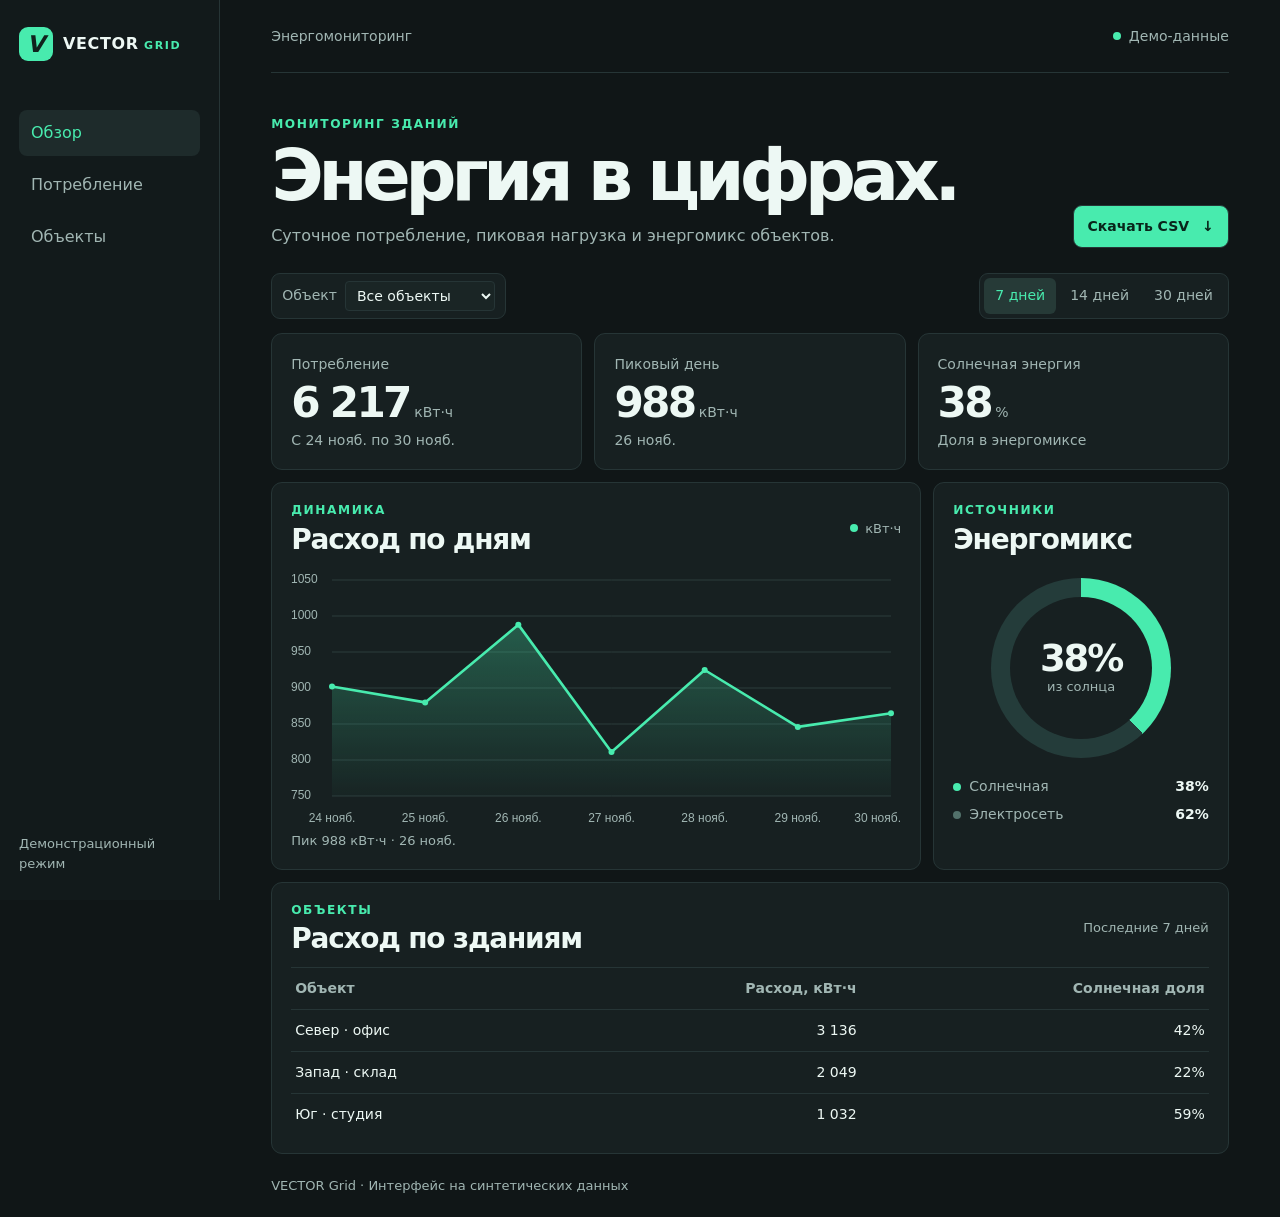
<file: index.html>
<!doctype html>
<html lang="ru">
<head>
  <meta charset="utf-8">
  <meta name="viewport" content="width=device-width, initial-scale=1">
  <meta name="theme-color" content="#111617">
  <meta name="description" content="VECTOR Grid — демонстрационная панель энергомониторинга зданий.">
  <link rel="stylesheet" href="vector.css">
  <script src="vector.js" defer></script>
  <title>VECTOR Grid — энергомониторинг</title>
</head>
<body>
  <div class="shell">
    <aside class="rail">
      <a class="brand" href="#overview"><span class="mark" aria-hidden="true">V</span><span>VECTOR<small> GRID</small></span></a>
      <nav aria-label="Разделы панели">
        <a class="current" href="#overview">Обзор</a>
        <a href="#demand">Потребление</a>
        <a href="#buildings">Объекты</a>
      </nav>
      <p class="rail-note">Демонстрационный режим</p>
    </aside>
    <main id="overview">
      <header class="top"><span>Энергомониторинг</span><span class="demo"><i></i> Демо-данные</span></header>
      <section class="intro">
        <div><p class="kicker">Мониторинг зданий</p><h1>Энергия в цифрах.</h1><p class="muted">Суточное потребление, пиковая нагрузка и энергомикс объектов.</p></div>
        <button class="export" id="export" type="button">Скачать CSV <span aria-hidden="true">↓</span></button>
      </section>
      <section class="toolbar" aria-label="Настройки отчёта">
        <label class="selector">Объект <select id="site"><option value="all">Все объекты</option><option value="north">Север · офис</option><option value="west">Запад · склад</option><option value="south">Юг · студия</option></select></label>
        <div class="segmented" aria-label="Период"><button type="button" data-range="7" aria-pressed="true">7 дней</button><button type="button" data-range="14" aria-pressed="false">14 дней</button><button type="button" data-range="30" aria-pressed="false">30 дней</button></div>
      </section>
      <section class="metrics" aria-label="Показатели" aria-live="polite">
        <article><span>Потребление</span><strong><b id="total"></b><small> кВт·ч</small></strong><p id="total-note"></p></article>
        <article><span>Пиковый день</span><strong><b id="peak"></b><small> кВт·ч</small></strong><p id="peak-note"></p></article>
        <article><span>Солнечная энергия</span><strong><b id="solar"></b><small> %</small></strong><p>Доля в энергомиксе</p></article>
      </section>
      <div class="panels" id="demand">
        <section class="panel chart-panel" aria-labelledby="chart-title">
          <div class="panel-heading"><div><p class="kicker">Динамика</p><h2 id="chart-title">Расход по дням</h2></div><span class="chart-key"><i></i> кВт·ч</span></div>
          <div id="plot" class="plot"><canvas id="chart" role="img" aria-label="График суточного потребления"></canvas><div class="tooltip" id="tooltip" hidden></div></div>
          <p class="chart-foot" id="chart-summary"></p>
        </section>
        <section class="panel mix" aria-labelledby="mix-title">
          <p class="kicker">Источники</p><h2 id="mix-title">Энергомикс</h2>
          <div class="ring" id="ring" aria-hidden="true"><div><strong id="ring-label"></strong><span>из солнца</span></div></div>
          <div class="legend"><span><i></i> Солнечная</span><strong id="mix-solar"></strong><span><i></i> Электросеть</span><strong id="mix-grid"></strong></div>
        </section>
      </div>
      <section class="panel buildings" id="buildings">
        <div class="panel-heading"><div><p class="kicker">Объекты</p><h2>Расход по зданиям</h2></div><span class="chart-key" id="table-range"></span></div>
        <table><thead><tr><th scope="col">Объект</th><th scope="col">Расход, кВт·ч</th><th scope="col">Солнечная доля</th></tr></thead><tbody id="rows"></tbody></table>
      </section>
      <footer>VECTOR Grid · Интерфейс на синтетических данных</footer>
    </main>
  </div>
</body>
</html>
</file>
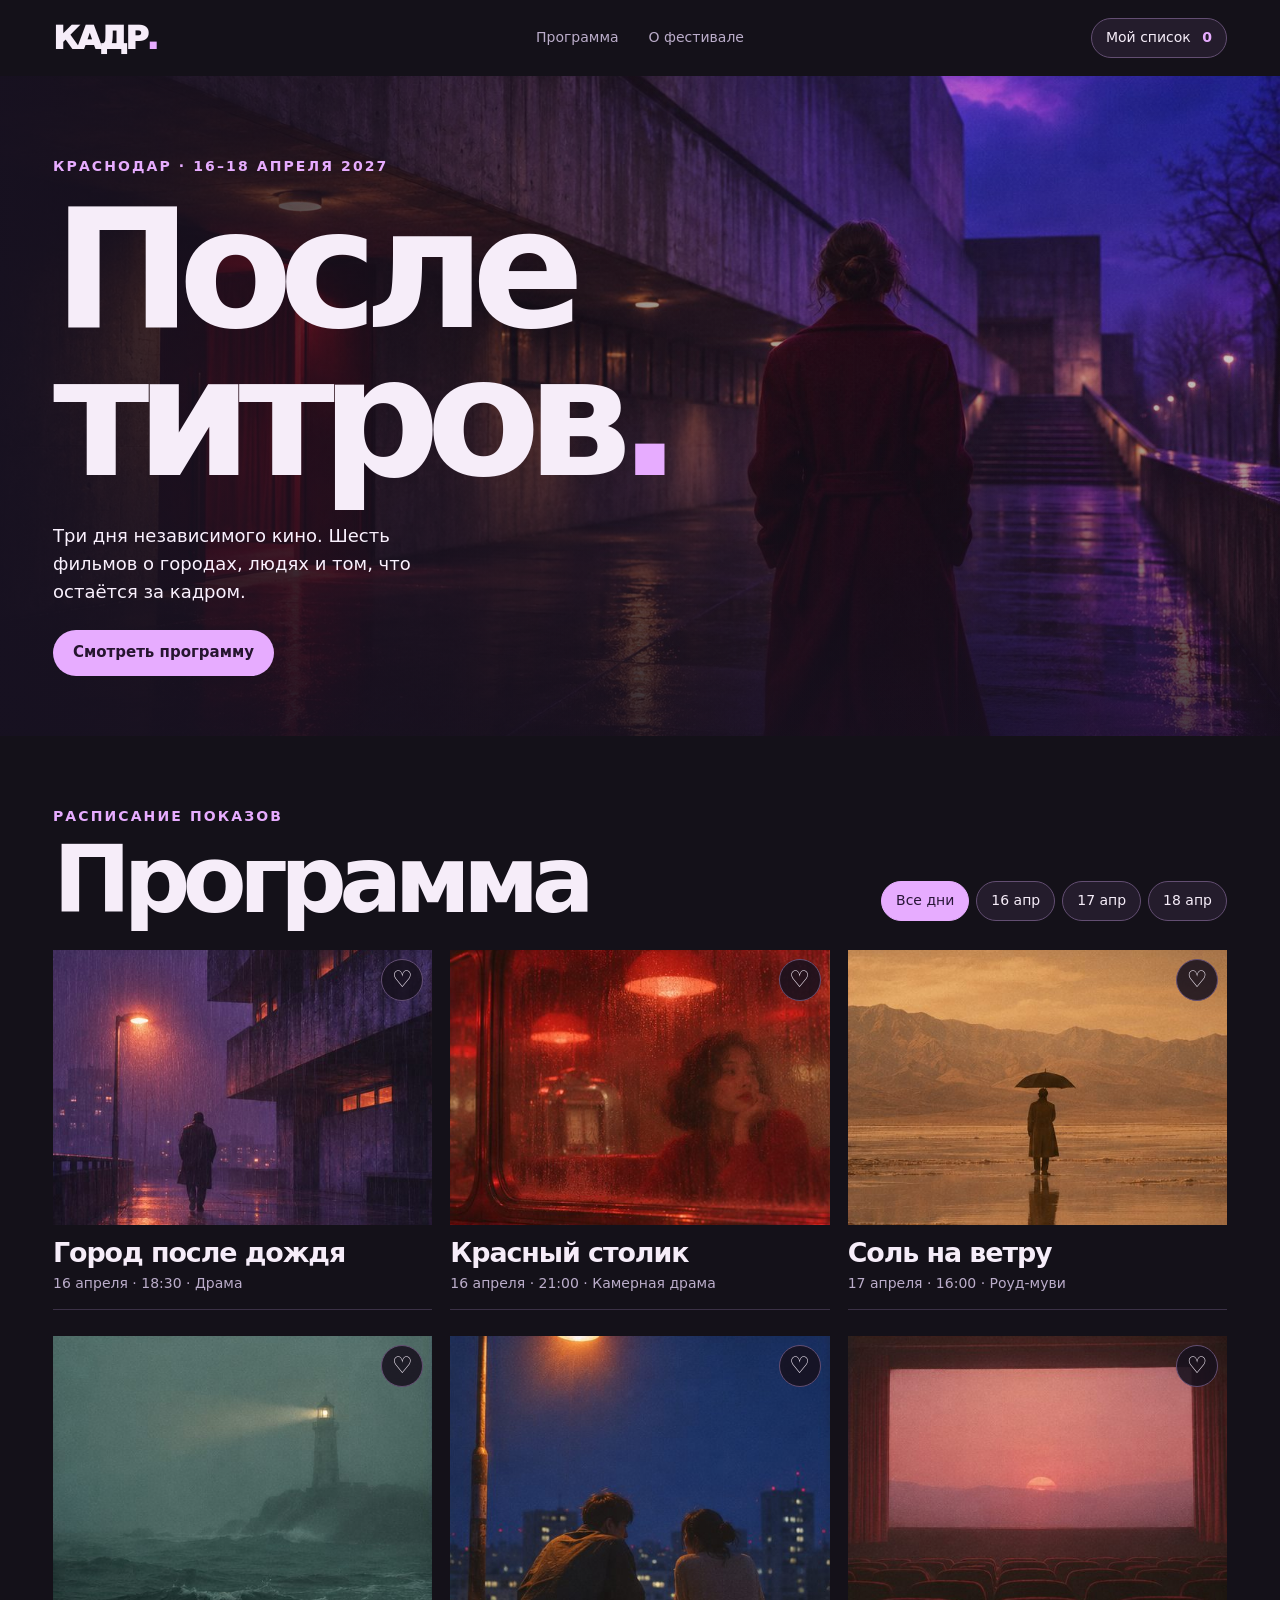
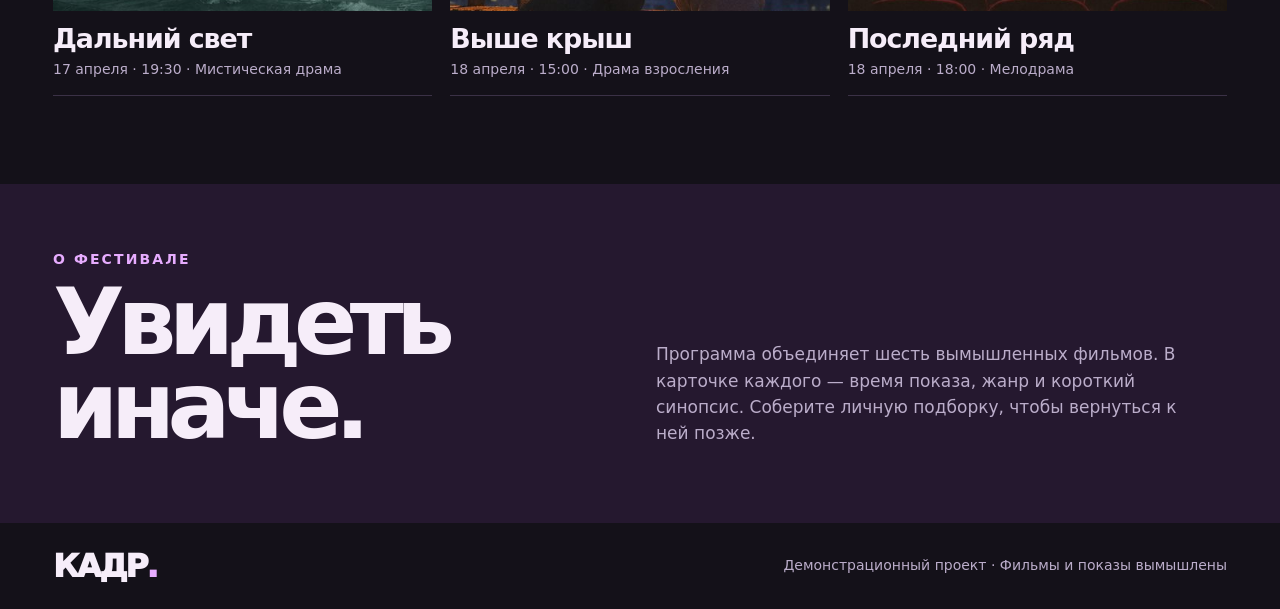
<file: kadr.html>
<!doctype html>
<html lang="ru">
<head>
  <meta charset="utf-8">
  <meta name="viewport" content="width=device-width, initial-scale=1">
  <meta name="theme-color" content="#141119">
  <meta name="description" content="КАДР — демонстрационный сайт фестиваля независимого кино с программой и избранным.">
  <link rel="stylesheet" href="kadr.css">
  <script src="kadr.js" defer></script>
  <title>КАДР — фестиваль независимого кино</title>
</head>
<body>
  <header class="header wrap">
    <a class="brand" href="#" aria-label="КАДР — главная">КАДР<span>.</span></a>
    <nav aria-label="Главное меню"><a href="#program">Программа</a><a href="#about">О фестивале</a></nav>
    <button class="saved-button" type="button" id="saved" aria-pressed="false">Мой список <span id="saved-count">0</span></button>
  </header>
  <main>
    <section class="hero" aria-labelledby="hero-title">
      <div class="wrap hero-inner"><p class="overline">Краснодар · 16–18 апреля 2027</p>
      <h1 id="hero-title">После<br>титров<span>.</span></h1>
      <p class="hero-copy">Три дня независимого кино. Шесть фильмов о городах, людях и том, что остаётся за кадром.</p>
      <a class="primary" href="#program">Смотреть программу</a></div>
    </section>
    <section class="program wrap" id="program">
      <div class="program-heading"><div><p class="overline">Расписание показов</p><h2 id="program-title">Программа</h2></div>
        <div class="dates" aria-label="День показа">
          <button type="button" data-day="all" aria-pressed="true">Все дни</button>
          <button type="button" data-day="16" aria-pressed="false">16 апр</button>
          <button type="button" data-day="17" aria-pressed="false">17 апр</button>
          <button type="button" data-day="18" aria-pressed="false">18 апр</button>
        </div>
      </div>
      <p class="visually-hidden" id="count-message" aria-live="polite"></p>
      <div class="films" id="films"></div>
      <p id="empty" class="empty" hidden>Здесь появятся фильмы, которые вы сохранили.</p>
    </section>
    <section class="about" id="about"><div class="wrap about-inner"><div><p class="overline">О фестивале</p><h2>Увидеть иначе.</h2></div><p>Программа объединяет шесть вымышленных фильмов. В карточке каждого — время показа, жанр и короткий синопсис. Соберите личную подборку, чтобы вернуться к ней позже.</p></div></section>
  </main>
  <footer class="footer wrap"><a class="brand" href="#">КАДР<span>.</span></a><p>Демонстрационный проект · Фильмы и показы вымышлены</p></footer>
  <dialog id="film-dialog" aria-labelledby="film-title">
    <button class="close" type="button" aria-label="Закрыть карточку">×</button>
    <img id="film-image" alt="">
    <div class="film-detail"><p class="overline" id="film-time"></p><h2 id="film-title"></h2><p id="film-meta"></p><p id="film-summary"></p><button type="button" class="primary" id="film-save"></button></div>
  </dialog>
</body>
</html>
</file>
<file: vector.css>
:root{color-scheme:dark;--bg:#101617;--panel:#172021;--line:#263536;--ink:#edf8f4;--dim:#a1b6b3;--mint:#48ebae;--shadow:#243c3a;font:16px/1.5 "Segoe UI",system-ui,sans-serif;background:var(--bg);color:var(--ink)}
*,*::before,*::after{box-sizing:border-box}
body{margin:0}a{color:inherit;text-decoration:none}button,select{font:inherit}button{cursor:pointer}
button:focus-visible,a:focus-visible,select:focus-visible{outline:2px solid var(--mint);outline-offset:4px}
.shell{min-height:100vh;display:grid;grid-template-columns:220px minmax(0,1fr)}
.rail{position:sticky;top:0;height:100vh;display:flex;flex-direction:column;padding:27px 19px;border-right:1px solid var(--line);background:#121a1b}
.brand{display:flex;align-items:center;gap:10px;font-weight:850;letter-spacing:.04em;white-space:nowrap}.brand small{color:var(--mint);font-size:.69em;letter-spacing:.14em}
.mark{height:34px;width:34px;display:grid;place-content:center;border-radius:9px;background:var(--mint);color:#10231d;font-size:23px;font-weight:900;font-style:italic;line-height:1}
.rail nav{display:grid;gap:6px;margin-top:49px}.rail nav a{border-radius:8px;padding:11px 12px;color:var(--dim)}
.rail nav a:hover,.rail nav .current{background:#1e2b2b;color:var(--mint)}
.rail-note{margin:auto 0 0;color:var(--dim);font-size:13px}
main{max-width:1530px;width:100%;margin-inline:auto;padding:0 clamp(18px,4vw,65px)}
.top{height:73px;display:flex;justify-content:space-between;align-items:center;border-bottom:1px solid var(--line);color:var(--dim);font-size:14px}
.demo{display:flex;align-items:center;gap:8px}.demo i,.chart-key i,.legend i{height:8px;width:8px;border-radius:50%;background:var(--mint);display:inline-block}
.intro{display:flex;align-items:end;justify-content:space-between;gap:22px;padding-block:42px 25px}
.kicker{color:var(--mint);font-size:.76rem;letter-spacing:.13em;text-transform:uppercase;margin:0 0 5px;font-weight:700}
h1,h2,p{margin:0}h1{font-size:clamp(39px,5.6vw,77px);letter-spacing:-.077em;line-height:1.04;font-weight:710}h2{font-size:clamp(21px,2.3vw,28px);letter-spacing:-.044em;line-height:1.1}.muted{color:var(--dim);margin-top:11px}
.export,.selector,.segmented{border:1px solid var(--line);border-radius:9px;background:var(--panel)}
.export{display:flex;gap:13px;align-items:center;background:var(--mint);color:#09251b;padding:10px 14px;font-size:14px;font-weight:700;white-space:nowrap}.export:hover{background:#88f4cb}
.toolbar{display:flex;gap:12px;justify-content:space-between;margin:0 0 14px}
.selector{display:flex;align-items:center;gap:8px;padding:7px 10px;font-size:14px;color:var(--dim)}
.selector select{background:#1a2525;color:var(--ink);border:1px solid var(--line);border-radius:4px;padding:5px 19px 5px 7px}
.segmented{display:flex;gap:3px;padding:4px}.segmented button{border:0;background:none;color:var(--dim);padding:5px 11px;border-radius:6px;font-size:14px;white-space:nowrap}
.segmented button[aria-pressed=true],.segmented button:hover{background:#263a37;color:var(--mint)}
.metrics{display:grid;grid-template-columns:repeat(3,minmax(0,1fr));gap:12px;margin-bottom:12px}.metrics article,.panel{background:var(--panel);border:1px solid var(--line);border-radius:11px;padding:18px 19px}.metrics article>span,.metrics p{color:var(--dim);font-size:14px}
.metrics strong{display:block;margin:3px 0;font-variant-numeric:tabular-nums;line-height:1.15;white-space:nowrap}.metrics b{font-weight:680;font-size:clamp(27px,3.3vw,49px);letter-spacing:-.065em}.metrics small{font-weight:500;color:var(--dim);font-size:14px}
.panels{display:grid;grid-template-columns:minmax(0,2.2fr) minmax(0,1fr);gap:12px;scroll-margin-top:12px}.panel-heading{display:flex;align-items:center;justify-content:space-between;gap:8px}.chart-key{display:flex;gap:7px;align-items:center;color:var(--dim);font-size:13px;white-space:nowrap}
.plot{height:260px;position:relative;margin:12px 0 4px}.plot canvas{display:block;width:100%;height:100%}.tooltip{position:absolute;top:8px;pointer-events:none;background:#0e1717;color:var(--ink);padding:7px 9px;border:1px solid var(--line);border-radius:6px;font-size:13px;white-space:nowrap}.chart-foot{color:var(--dim);font-size:13px}
.ring{width:min(75%,180px);aspect-ratio:1;margin:23px auto 18px;border-radius:50%;display:grid;place-items:center;background:conic-gradient(var(--mint) var(--percentage),var(--shadow) 0)}
.ring div{width:79%;height:79%;display:grid;place-content:center;text-align:center;border-radius:50%;background:var(--panel)}.ring strong{font-size:clamp(24px,3vw,37px);letter-spacing:-.06em;line-height:1}.ring span{color:var(--dim);font-size:13px}
.legend{display:grid;grid-template-columns:1fr auto;gap:7px;color:var(--dim);font-size:14px}.legend span{display:flex;align-items:center;gap:8px}.legend span:nth-of-type(2) i{background:#52716b}.legend strong{color:var(--ink)}
.buildings{margin-top:12px;scroll-margin-top:12px}.buildings table{width:100%;border-collapse:collapse;margin-top:12px;font-size:14px}.buildings th,.buildings td{padding:10px 4px;border-top:1px solid var(--line);text-align:left}.buildings th{color:var(--dim);font-weight:550}.buildings :is(th,td):not(:first-child){text-align:right}
footer{padding:22px 0;color:var(--dim);font-size:13px}
@media(max-width:980px){.shell{grid-template-columns:155px minmax(0,1fr)}.rail{padding-inline:12px}.brand{font-size:13px;gap:6px}.mark{width:28px;height:28px;font-size:20px}.plot{height:235px}}
@media(max-width:720px){.shell{display:block}.rail{height:auto;position:static;flex-direction:row;flex-wrap:wrap;justify-content:space-between;align-items:center;gap:9px;padding:12px 16px;border:0;border-bottom:1px solid var(--line)}.rail nav{display:flex;margin:0;gap:3px}.rail nav a{padding:6px;font-size:13px}.rail-note{display:none}.top{height:45px}.intro{align-items:start;flex-direction:column;padding-top:24px;gap:12px}.panels{grid-template-columns:1fr}.mix .ring{width:135px}.mix .legend{max-width:300px;margin-inline:auto}}
@media(max-width:490px){.toolbar{flex-wrap:wrap}.metrics{grid-template-columns:1fr 1fr}.metrics article:last-child{grid-column:1/-1}.metrics article,.panel{padding:13px}.plot{height:212px}.metrics b{font-size:30px}.metrics small{font-size:12px}.buildings th,.buildings td{font-size:12px}}
</file>
<file: kadr.css>
:root{color-scheme:dark;--bg:#141119;--panel:#201a28;--line:#3b3146;--ink:#f6edf9;--dim:#bbadca;--orchid:#e7acff;--violet:#352747;background:var(--bg);color:var(--ink);font:16px/1.55 "Segoe UI",system-ui,sans-serif;scroll-behavior:smooth}
*,*::after,*::before{box-sizing:border-box}
body{margin:0}button{font:inherit;cursor:pointer}a{color:inherit;text-decoration:none}button:focus-visible,a:focus-visible{outline:2px solid var(--orchid);outline-offset:4px}
h1,h2,p{margin:0}[hidden]{display:none!important}
.wrap{width:min(1320px,calc(100% - 106px));margin-inline:auto}.header{min-height:76px;display:grid;grid-template-columns:1fr 1fr 1fr;align-items:center;gap:12px}
.brand{font-weight:920;font-size:32px;letter-spacing:-.074em;line-height:1;width:fit-content}.brand span,.hero span{color:var(--orchid)}
.header nav{display:flex;justify-content:center;gap:30px;white-space:nowrap;font-size:14px;color:var(--dim)}.header a:hover{color:var(--orchid)}
.saved-button,.dates button,.keep{border:1px solid #634e72;background:#241c2c;color:var(--ink);border-radius:999px;padding:8px 14px;white-space:nowrap;font-size:14px}
.saved-button{justify-self:end}.saved-button span{color:var(--orchid);margin-inline-start:7px;font-weight:800}
.saved-button[aria-pressed=true],.dates button[aria-pressed=true],.dates button:hover{background:var(--orchid);color:#291638;border-color:var(--orchid)}.saved-button[aria-pressed=true] span{color:inherit}
.hero{position:relative;isolation:isolate;display:flex;align-items:end;min-height:min(660px,62vw);background:#2a1d39 url("festival-hero.jpg") center 51%/cover no-repeat}
.hero::before{content:"";position:absolute;inset:0;z-index:-1;background:linear-gradient(90deg,#171121f2,#1a102a4d 62%,#2e115220),linear-gradient(0deg,#15101ac4,transparent 65%)}
.hero-inner{padding-block:80px 60px}.overline{font-size:14px;letter-spacing:.15em;text-transform:uppercase;color:var(--orchid);font-weight:700}
h1,h2{font-weight:820;letter-spacing:-.083em;line-height:.89}h1{font-size:clamp(96px,13vw,199px);margin:18px 0 30px}h2{font-size:clamp(49px,7.3vw,99px)}
.hero-copy{max-width:370px;font-size:18px;color:#faf1fe;margin-bottom:24px}
.primary{display:inline-flex;min-height:46px;align-items:center;padding:10px 20px;background:var(--orchid);color:#26152f;border:0;border-radius:999px;font-size:15px;font-weight:750}.primary:hover{background:#f3d0ff}
.program{padding-block:70px 88px}.program-heading{display:flex;align-items:end;justify-content:space-between;gap:18px;margin-bottom:29px}.program h2,.about h2{margin-top:10px}
.dates{display:flex;gap:7px;flex-wrap:wrap}.films{display:grid;grid-template-columns:repeat(3,minmax(0,1fr));gap:26px 18px}
.film{position:relative;min-width:0;border-bottom:1px solid var(--line);padding-bottom:13px}.film-open{width:100%;background:none;border:0;padding:0;color:inherit;text-align:left}.film-open:hover .film-name{color:var(--orchid)}
.film-open img{width:100%;display:block;aspect-ratio:1.38;object-fit:cover;background:var(--violet)}
.film-name{display:block;font-size:clamp(20px,2.1vw,31px);letter-spacing:-.04em;font-weight:760;line-height:1.2;margin-top:12px}
.film-meta{display:block;color:var(--dim);font-size:14px;margin-top:4px}
.keep{position:absolute;right:9px;top:9px;width:42px;height:42px;display:grid;place-content:center;padding:0;background:#17111ddc;font-size:23px;line-height:1}
.keep[aria-pressed=true]{background:var(--orchid);color:#291638}.empty{border:1px solid var(--line);padding:25px;color:var(--dim)}
.about{padding:65px 0 76px;background:#25182f}.about-inner{display:grid;grid-template-columns:1fr 1fr;gap:32px;align-items:end}.about-inner>p{max-width:51ch;color:var(--dim);font-size:17px}
.footer{display:flex;gap:20px;justify-content:space-between;align-items:center;padding-block:27px}.footer p{color:var(--dim);font-size:14px}
dialog{padding:0;inset:0;width:min(610px,calc(100% - 30px));max-height:calc(100% - 30px);border:1px solid #654e73;background:var(--panel);color:var(--ink)}dialog::backdrop{background:#120c16db}
dialog .close{position:absolute;top:10px;right:10px;width:42px;height:42px;border:1px solid var(--line);background:#17111df2;color:var(--ink);border-radius:50%;font-size:25px}
dialog img{width:100%;height:min(35vh,235px);object-fit:cover;display:block}.film-detail{padding:24px}.film-detail h2{font-size:clamp(38px,7vw,63px);margin-block:10px;line-height:1}.film-detail p:not(.overline){color:var(--dim);margin-bottom:12px}
.visually-hidden{clip-path:inset(50%);position:absolute;width:1px;height:1px;overflow:hidden;white-space:nowrap}
@media(max-width:980px){.wrap{width:calc(100% - 56px)}.films{grid-template-columns:repeat(2,minmax(0,1fr))}.hero{min-height:535px}}
@media(max-width:640px){.wrap{width:calc(100% - 32px)}.header{display:flex;justify-content:space-between;min-height:62px}.header nav{display:none}.hero{min-height:525px;background-position:58% center}.hero-inner{padding-block:58px 33px}.hero h1{font-size:clamp(75px,15.5vw,115px)}.hero-copy{font-size:16px}.program{padding-block:47px 56px}.program-heading{flex-direction:column;align-items:start;gap:16px}.about-inner{grid-template-columns:1fr;gap:20px}.footer{align-items:start;flex-direction:column;gap:13px}}
@media(max-width:390px){.films{grid-template-columns:1fr}.dates{gap:4px}.dates button{padding-inline:10px}}
@media(prefers-reduced-motion:reduce){:root{scroll-behavior:auto}}
</file>
